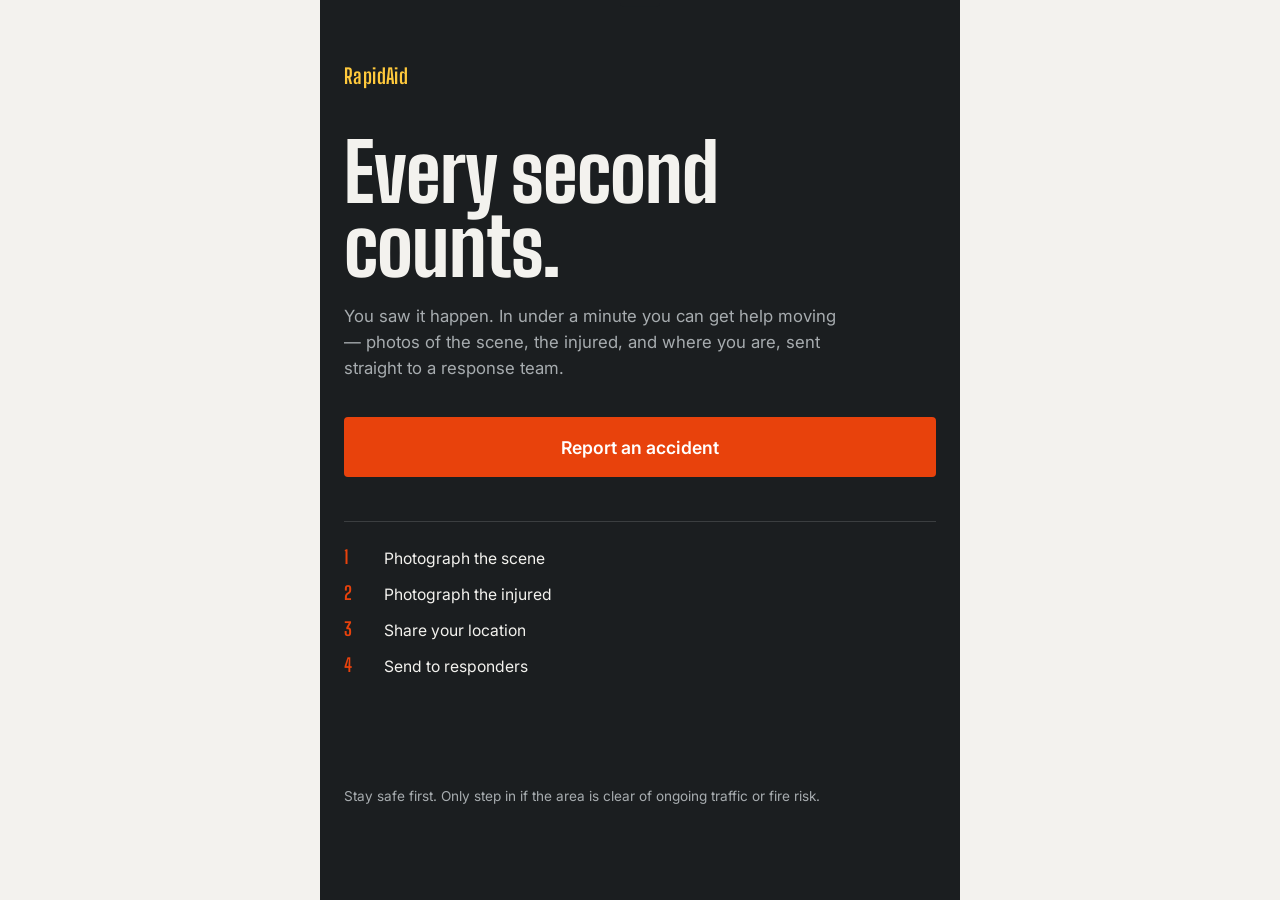
<file: index.html>
<!DOCTYPE html>
<html lang="en">
<head>
  <meta charset="UTF-8">
  <meta name="viewport" content="width=device-width, initial-scale=1.0, viewport-fit=cover">
  <title>RapidAid — Report an accident</title>
  <link rel="preconnect" href="https://fonts.googleapis.com">
  <link rel="preconnect" href="https://fonts.gstatic.com" crossorigin>
  <link href="https://fonts.googleapis.com/css2?family=Big+Shoulders+Display:wght@600;700;800&family=Inter:wght@400;500;600;700&display=swap" rel="stylesheet">
  <link rel="stylesheet" href="style.css">
</head>
<body>

<div id="toast" class="toast" role="status" aria-live="polite"></div>

<!-- ============================================================ -->
<!-- SCREEN: Landing                                               -->
<!-- ============================================================ -->
<section class="screen is-active" id="screen-landing" data-screen>
  <div class="landing">
    <div class="landing__mark">RapidAid</div>

    <h1 class="landing__headline">Every second<br>counts.</h1>
    <p class="landing__sub">
      You saw it happen. In under a minute you can get help moving —
      photos of the scene, the injured, and where you are, sent straight
      to a response team.
    </p>

    <button class="btn btn--primary btn--xl" id="btn-start" type="button">
      Report an accident
    </button>

    <ol class="steps">
      <li class="steps__item">
        <span class="steps__num">1</span>
        <span class="steps__label">Photograph the scene</span>
      </li>
      <li class="steps__item">
        <span class="steps__num">2</span>
        <span class="steps__label">Photograph the injured</span>
      </li>
      <li class="steps__item">
        <span class="steps__num">3</span>
        <span class="steps__label">Share your location</span>
      </li>
      <li class="steps__item">
        <span class="steps__num">4</span>
        <span class="steps__label">Send to responders</span>
      </li>
    </ol>

    <p class="landing__footnote">
      Stay safe first. Only step in if the area is clear of ongoing traffic
      or fire risk.
    </p>
  </div>
</section>

<!-- ============================================================ -->
<!-- SCREEN: Capture (shared markup for scene + victim)            -->
<!-- ============================================================ -->
<section class="screen screen--dark" id="screen-capture" data-screen>
  <header class="capture__header">
    <div class="capture__progress" id="capture-progress" aria-hidden="true">
      <span class="capture__progress-dot" data-step="1"></span>
      <span class="capture__progress-dot" data-step="2"></span>
      <span class="capture__progress-dot" data-step="3"></span>
      <span class="capture__progress-dot" data-step="4"></span>
    </div>
    <h2 class="capture__title" id="capture-title">Photograph the scene</h2>
    <p class="capture__hint" id="capture-hint">
      Capture wide shots of the whole area — vehicles, road signs, skid marks.
      Take as many as you need.
    </p>
  </header>

  <!-- Live Camera Viewfinder -->
  <div class="viewfinder">
    <video id="video" class="viewfinder__video" autoplay playsinline muted></video>
    <canvas id="canvas" hidden></canvas>

    <!-- Initial / Permission overlay -->
    <div class="viewfinder__overlay" id="camera-overlay">
      <p>Camera access is needed to take photos.</p>
      <button class="btn btn--primary" id="btn-allow-camera" type="button">Allow camera</button>
    </div>

    <!-- Error State -->
    <div class="viewfinder__overlay" id="camera-error" hidden>
      <p>Camera access failed or was denied.</p>
      <button class="btn btn--primary" id="btn-retry-camera" type="button">Retry camera</button>
    </div>
  </div>

  <div class="filmstrip" id="filmstrip" aria-label="Photos captured so far"></div>

  <div class="capture__controls">
    <button class="btn btn--ghost-light" id="btn-switch-camera" type="button" aria-label="Switch camera">
      ⟲
    </button>
    <button class="shutter" id="btn-shutter" type="button" aria-label="Take photo"></button>
    <button class="btn btn--primary" id="btn-capture-continue" type="button" disabled>
      Continue
    </button>
  </div>
</section>

<!-- ============================================================ -->
<!-- SCREEN: Location                                              -->
<!-- ============================================================ -->
<section class="screen" id="screen-location" data-screen>
  <div class="panel">
    <div class="panel__icon" aria-hidden="true">
      <svg viewBox="0 0 48 48" width="48" height="48" fill="none">
        <path d="M24 4C15.7 4 9 10.7 9 19c0 11.3 15 25 15 25s15-13.7 15-25c0-8.3-6.7-15-15-15z" stroke="var(--color-alert)" stroke-width="2.5" stroke-linejoin="round"/>
        <circle cx="24" cy="19" r="5.5" stroke="var(--color-alert)" stroke-width="2.5"/>
      </svg>
    </div>
    <h2 class="panel__title">Share your location</h2>
    <p class="panel__body">
      Responders need to know exactly where to go. Your coordinates are sent
      once, along with this report — RapidAid doesn't track you afterward.
    </p>

    <div class="location__status" id="location-status" aria-live="polite"></div>

    <button class="btn btn--primary btn--xl" id="btn-share-location" type="button">
      Share location
    </button>
    <button class="btn btn--text" id="btn-location-continue" type="button" hidden>
      Continue
    </button>
  </div>
</section>

<!-- ============================================================ -->
<!-- SCREEN: Review + upload                                       -->
<!-- ============================================================ -->
<section class="screen" id="screen-review" data-screen>
  <div class="panel panel--wide">
    <h2 class="panel__title">Review before sending</h2>

    <dl class="summary">
      <div class="summary__row">
        <dt>Scene photos</dt>
        <dd id="summary-scene">0</dd>
      </div>
      <div class="summary__row">
        <dt>Photos of the injured</dt>
        <dd id="summary-victim">0</dd>
      </div>
      <div class="summary__row">
        <dt>Location</dt>
        <dd id="summary-location">Not shared</dd>
      </div>
    </dl>

    <div class="upload-progress" id="upload-progress" hidden>
      <div class="upload-progress__bar">
        <div class="upload-progress__fill" id="upload-progress-fill"></div>
      </div>
      <p class="upload-progress__label" id="upload-progress-label">Uploading photo 1 of 6…</p>
    </div>

    <button class="btn btn--primary btn--xl" id="btn-send" type="button">
      Send to responders
    </button>
    <button class="btn btn--text" id="btn-back-to-capture" type="button">
      Add more photos
    </button>
  </div>
</section>

<!-- SCREEN: Success -->
<section class="screen" id="screen-success" data-screen>
  <div class="panel">
    <div class="panel__icon panel__icon--success" aria-hidden="true">
      <svg viewBox="0 0 48 48" width="48" height="48" fill="none">
        <circle cx="24" cy="24" r="20" stroke="var(--color-confirm)" stroke-width="2.5"/>
        <path d="M15 24.5l6 6 12-13" stroke="var(--color-confirm)" stroke-width="2.5" stroke-linecap="round" stroke-linejoin="round"/>
      </svg>
    </div>
    <h2 class="panel__title">Report sent</h2>
    <p class="panel__body">
      Case <strong id="case-id">—</strong> is now processed by the AI response team.
    </p>

    <!-- DYNAMIC AI VERDICT BANNER CONTAINER -->
    <div id="ai-verdict-banner" style="margin-bottom: 24px; width: 100%;"></div>

    <button class="btn btn--primary btn--xl" id="btn-new-report" type="button">
      Report another accident
    </button>
  </div>
</section>

<script src="app.js"></script>
</body>
</html>
</file>
<file: style.css>
/* ==========================================================================
   RapidAid — design tokens
   ========================================================================== */

:root {
  /* Color */
  --color-asphalt: #1B1E20;      /* dark chrome for camera + hero */
  --color-asphalt-raised: #24282A;
  --color-paper: #F3F2EE;        /* warm off-white surface */
  --color-surface: #FFFFFF;
  --color-alert: #E8420C;        /* hazard red-orange — primary action */
  --color-alert-press: #C8380A;
  --color-caution: #FFC93C;      /* hazard amber — progress / warnings */
  --color-confirm: #1F8A5F;      /* muted safety green — success */
  --color-ink: #1B1E20;
  --color-ink-muted: #5B6168;
  --color-ink-on-dark: #F3F2EE;
  --color-ink-on-dark-muted: #A7ACAF;
  --color-line: #E1DFD8;

  /* Type */
  --font-display: "Big Shoulders Display", "Arial Narrow", sans-serif;
  --font-body: "Inter", -apple-system, BlinkMacSystemFont, "Segoe UI", sans-serif;

  /* Layout */
  --radius-s: 4px;
  --radius-m: 10px;
  --content-max: 480px;
  --tap-min: 52px;
}

* { box-sizing: border-box; }

html, body {
  margin: 0;
  padding: 0;
  height: 100%;
}

body {
  font-family: var(--font-body);
  color: var(--color-ink);
  background: var(--color-paper);
  -webkit-font-smoothing: antialiased;
}

button {
  font-family: inherit;
}

@media (prefers-reduced-motion: reduce) {
  * { animation-duration: 0.001ms !important; transition-duration: 0.001ms !important; }
}

/* ==========================================================================
   Screens — simple show/hide SPA panels
   ========================================================================== */

.screen {
  display: none;
  min-height: 100dvh;
  width: 100%;
}

.screen.is-active {
  display: flex;
  flex-direction: column;
}

.screen--dark {
  background: var(--color-asphalt);
  color: var(--color-ink-on-dark);
}

/* ==========================================================================
   Buttons
   ========================================================================== */

.btn {
  border: none;
  border-radius: var(--radius-s);
  font-weight: 600;
  font-size: 1rem;
  cursor: pointer;
  min-height: var(--tap-min);
  padding: 0 24px;
  transition: transform 80ms ease, background-color 120ms ease;
}
.btn:active { transform: scale(0.98); }
.btn:focus-visible {
  outline: 3px solid var(--color-caution);
  outline-offset: 2px;
}

.btn--primary {
  background: var(--color-alert);
  color: #fff;
}
.btn--primary:hover { background: var(--color-alert-press); }
.btn--primary:disabled {
  background: #C9C6BC;
  color: #8B887E;
  cursor: not-allowed;
}

.btn--xl {
  width: 100%;
  font-size: 1.1rem;
  min-height: 60px;
}

.btn--text {
  background: transparent;
  color: var(--color-ink-muted);
  width: 100%;
  text-decoration: underline;
  text-underline-offset: 3px;
}

.btn--ghost-light {
  background: rgba(255, 255, 255, 0.12);
  color: var(--color-ink-on-dark);
  border-radius: 50%;
  width: var(--tap-min);
  height: var(--tap-min);
  padding: 0;
  font-size: 1.3rem;
}

/* ==========================================================================
   Landing screen
   ========================================================================== */

.landing {
  background: var(--color-asphalt);
  color: var(--color-ink-on-dark);
  flex: 1;
  display: flex;
  flex-direction: column;
  padding: 28px 24px 40px;
  max-width: 640px;
  margin: 0 auto;
  width: 100%;
}

.landing__mark {
  font-family: var(--font-display);
  font-weight: 700;
  font-size: 1.3rem;
  letter-spacing: 0.02em;
  color: var(--color-caution);
  margin-bottom: 48px;
}

.landing__headline {
  font-family: var(--font-display);
  font-weight: 800;
  font-size: clamp(3rem, 12vw, 5rem);
  line-height: 0.92;
  letter-spacing: -0.01em;
  margin: 0 0 20px;
}

.landing__sub {
  font-size: 1.05rem;
  line-height: 1.55;
  color: var(--color-ink-on-dark-muted);
  max-width: 46ch;
  margin: 0 0 36px;
}

.btn#btn-start {
  margin-bottom: 44px;
}

.steps {
  list-style: none;
  margin: 0 0 auto;
  padding: 0;
  display: flex;
  flex-direction: column;
  gap: 14px;
  border-top: 1px solid rgba(255, 255, 255, 0.14);
  padding-top: 24px;
}

.steps__item {
  display: flex;
  align-items: baseline;
  gap: 14px;
}

.steps__num {
  font-family: var(--font-display);
  font-weight: 700;
  font-size: 1.15rem;
  color: var(--color-alert);
  width: 1.4em;
}

.steps__label {
  font-size: 0.98rem;
  color: var(--color-ink-on-dark);
}

.landing__footnote {
  font-size: 0.85rem;
  color: var(--color-ink-on-dark-muted);
  margin-top: 32px;
  line-height: 1.5;
}

/* ==========================================================================
   Capture screen
   ========================================================================== */

.capture__header {
  padding: 20px 24px 12px;
  max-width: 640px;
  width: 100%;
  margin: 0 auto;
}

.capture__progress {
  display: flex;
  gap: 6px;
  margin-bottom: 16px;
}
.capture__progress-dot {
  height: 4px;
  flex: 1;
  border-radius: 2px;
  background: rgba(255, 255, 255, 0.18);
}
.capture__progress-dot.is-done { background: var(--color-caution); }
.capture__progress-dot.is-current { background: var(--color-alert); }

.capture__title {
  font-family: var(--font-display);
  font-weight: 700;
  font-size: 1.8rem;
  margin: 0 0 6px;
}

.capture__hint {
  font-size: 0.95rem;
  color: var(--color-ink-on-dark-muted);
  margin: 0;
  max-width: 52ch;
}

.viewfinder {
  position: relative;
  flex: 1;
  min-height: 280px;
  background: #000;
  margin: 8px 0;
  overflow: hidden;
}

.viewfinder__video {
  width: 100%;
  height: 100%;
  object-fit: cover;
  display: block;
}

.viewfinder__overlay {
  position: absolute;
  inset: 0;
  display: flex;
  flex-direction: column;
  align-items: center;
  justify-content: center;
  gap: 16px;
  background: rgba(27, 30, 32, 0.85);
  text-align: center;
  padding: 24px;
  z-index: 10;
}

.viewfinder__overlay[hidden] {
  display: none !important;
}

.filmstrip {
  display: flex;
  gap: 8px;
  padding: 10px 24px;
  overflow-x: auto;
  max-width: 640px;
  width: 100%;
  margin: 0 auto;
  min-height: 76px;
}

.filmstrip__thumb {
  width: 56px;
  height: 56px;
  border-radius: var(--radius-s);
  object-fit: cover;
  flex-shrink: 0;
  border: 2px solid var(--color-caution);
}

.capture__controls {
  display: grid;
  grid-template-columns: 1fr auto 1fr;
  align-items: center;
  gap: 16px;
  padding: 16px 24px 28px;
  max-width: 640px;
  width: 100%;
  margin: 0 auto;
}

.capture__controls .btn--ghost-light {
  justify-self: start;
}

.capture__controls .btn--primary {
  grid-column: 3;
  justify-self: end;
  width: auto;
  padding: 0 18px;
  min-height: var(--tap-min);
  font-size: 0.95rem;
  white-space: nowrap;
}

.shutter {
  grid-column: 2;
  justify-self: center;
  width: 68px;
  height: 68px;
  border-radius: 50%;
  background: #fff;
  border: 4px solid var(--color-alert);
  cursor: pointer;
}
.shutter:active { transform: scale(0.94); }

/* ==========================================================================
   Panel screens (location / review / success)
   ========================================================================== */

.panel {
  flex: 1;
  display: flex;
  flex-direction: column;
  justify-content: center;
  padding: 32px 24px 48px;
  max-width: var(--content-max);
  margin: 0 auto;
  width: 100%;
  text-align: left;
}

.panel--wide {
  max-width: 560px;
  justify-content: flex-start;
  padding-top: 48px;
}

.panel__icon {
  margin-bottom: 20px;
}

.panel__title {
  font-family: var(--font-display);
  font-weight: 700;
  font-size: 2rem;
  margin: 0 0 12px;
}

.panel__body {
  font-size: 1rem;
  line-height: 1.55;
  color: var(--color-ink-muted);
  margin: 0 0 28px;
}

.location__status {
  font-size: 0.92rem;
  color: var(--color-ink-muted);
  min-height: 1.4em;
  margin-bottom: 12px;
}
.location__status.is-error { color: var(--color-alert); }
.location__status.is-ok { color: var(--color-confirm); }

/* Summary list on review screen */

.summary {
  margin: 0 0 28px;
  border-top: 1px solid var(--color-line);
}

.summary__row {
  display: flex;
  justify-content: space-between;
  align-items: baseline;
  padding: 14px 0;
  border-bottom: 1px solid var(--color-line);
}

.summary__row dt {
  font-size: 0.98rem;
  color: var(--color-ink-muted);
}

.summary__row dd {
  margin: 0;
  font-family: var(--font-display);
  font-weight: 700;
  font-size: 1.3rem;
}

.upload-progress {
  margin-bottom: 20px;
}

.upload-progress__bar {
  height: 8px;
  border-radius: 4px;
  background: var(--color-line);
  overflow: hidden;
  margin-bottom: 8px;
}

.upload-progress__fill {
  height: 100%;
  width: 0%;
  background: var(--color-alert);
  transition: width 200ms ease;
}

.upload-progress__label {
  font-size: 0.88rem;
  color: var(--color-ink-muted);
  margin: 0;
}

.panel__icon--success {
  animation: pop 320ms ease;
}
@keyframes pop {
  0% { transform: scale(0.7); opacity: 0; }
  100% { transform: scale(1); opacity: 1; }
}

/* ==========================================================================
   AI verdict banner (success screen)
   ========================================================================== */

.ai-verdict {
  padding: 14px 16px;
  border-radius: var(--radius-m);
  text-align: center;
  color: #fff;
}
.ai-verdict--real { background: var(--color-confirm); }
.ai-verdict--unverified { background: var(--color-alert); }

.ai-verdict__title {
  margin: 0;
  font-family: var(--font-display);
  font-weight: 700;
  font-size: 1.2rem;
}

.ai-verdict__body {
  margin: 4px 0 0;
  font-size: 0.9rem;
}

/* ==========================================================================
   Toast
   ========================================================================== */

.toast {
  position: fixed;
  top: 16px;
  left: 50%;
  transform: translateX(-50%) translateY(-140%);
  background: var(--color-ink);
  color: #fff;
  padding: 12px 20px;
  border-radius: var(--radius-s);
  font-size: 0.9rem;
  z-index: 100;
  transition: transform 200ms ease;
  max-width: 90vw;
  text-align: center;
}
.toast.is-visible {
  transform: translateX(-50%) translateY(0);
}

/* ==========================================================================
   Desktop / wider viewports
   ========================================================================== */

@media (min-width: 860px) {
  .landing {
    padding: 64px 24px 80px;
    max-width: 640px;
  }

  .viewfinder {
    border-radius: var(--radius-m);
    max-width: 640px;
    margin: 8px auto;
    width: 100%;
    height: 60vh;
  }

  .panel, .panel--wide {
    padding-top: 72px;
  }
}
</file>
